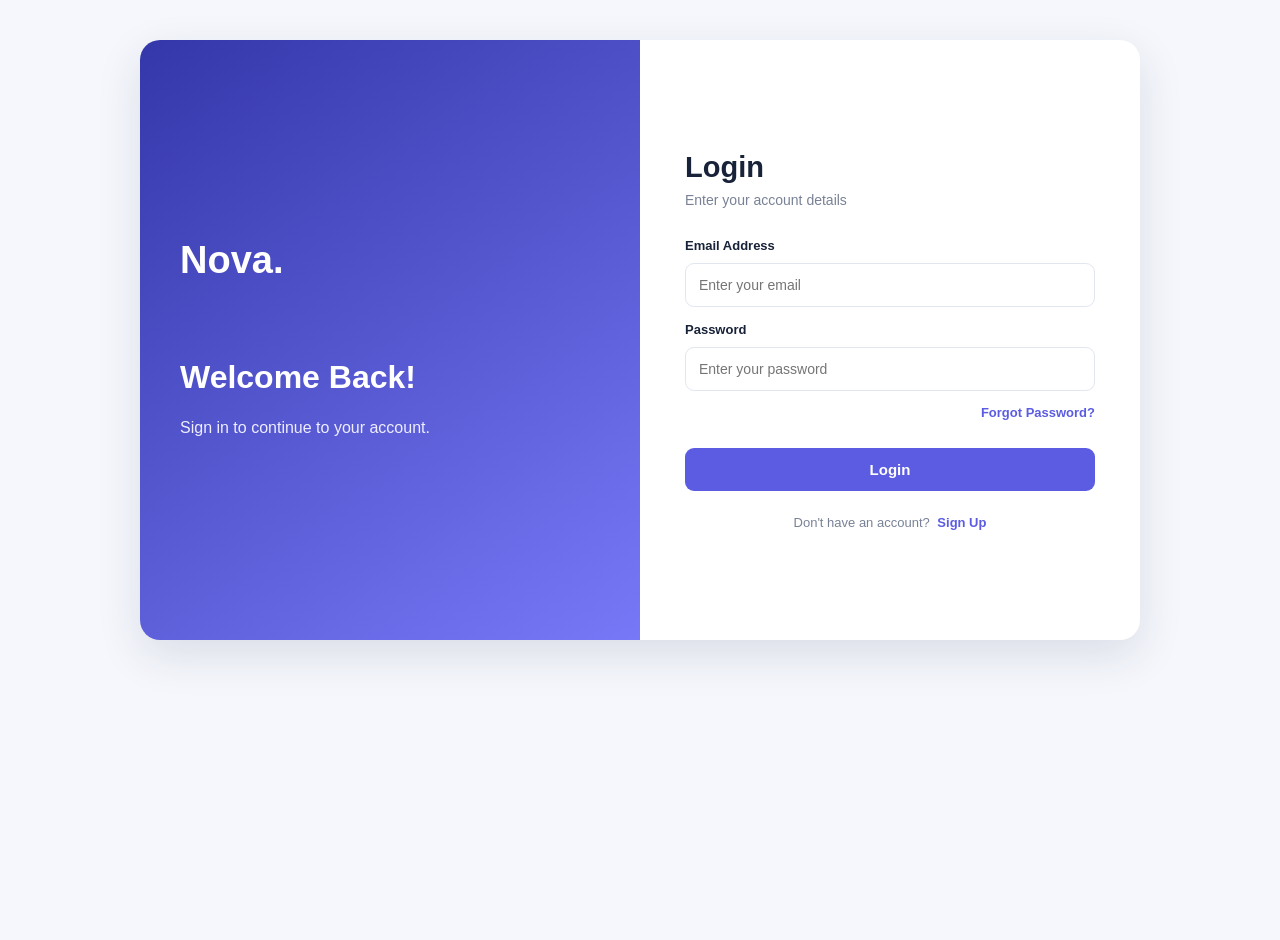
<file: index.html>
<!DOCTYPE html>
<html lang="en">
<head>
    <meta charset="UTF-8">
    <meta name="viewport" content="width=device-width, initial-scale=1.0">
    <title>Login Page</title>
    <link rel="stylesheet" href="style.css"> 
    <script src="script.js" defer></script>
</head>
<body>
    <div class="container">
        <div class="brand-panel">
            <h1>Nova.</h1>
            <h2>Welcome Back!</h2>
            <p>Sign in to continue to your account.</p>
            
        </div>

        <div class="form-panel">
            <h2>Login</h2>
            <p class="subtitle">Enter your account details</p>

            <div id="message" class="message"></div>

            <form id="loginForm">
                <label for="loginEmail">Email Address</label>
                <input type="email" id="loginEmail"
                       placeholder="Enter your email" required>

                <label for="loginPassword">Password</label>
                <input type="password" id="loginPassword"
                       placeholder="Enter your password" required>

                <div class="forgot">
                    <a href="forgot-password.html">Forgot Password?</a>
                </div>

                <button type="submit">Login</button>
            </form>

            <p class="bottom-text">
                Don't have an account?
                <a href="signup.html">Sign Up</a>
            </p>
        </div>
    </div>
</body>
</html>
</file>
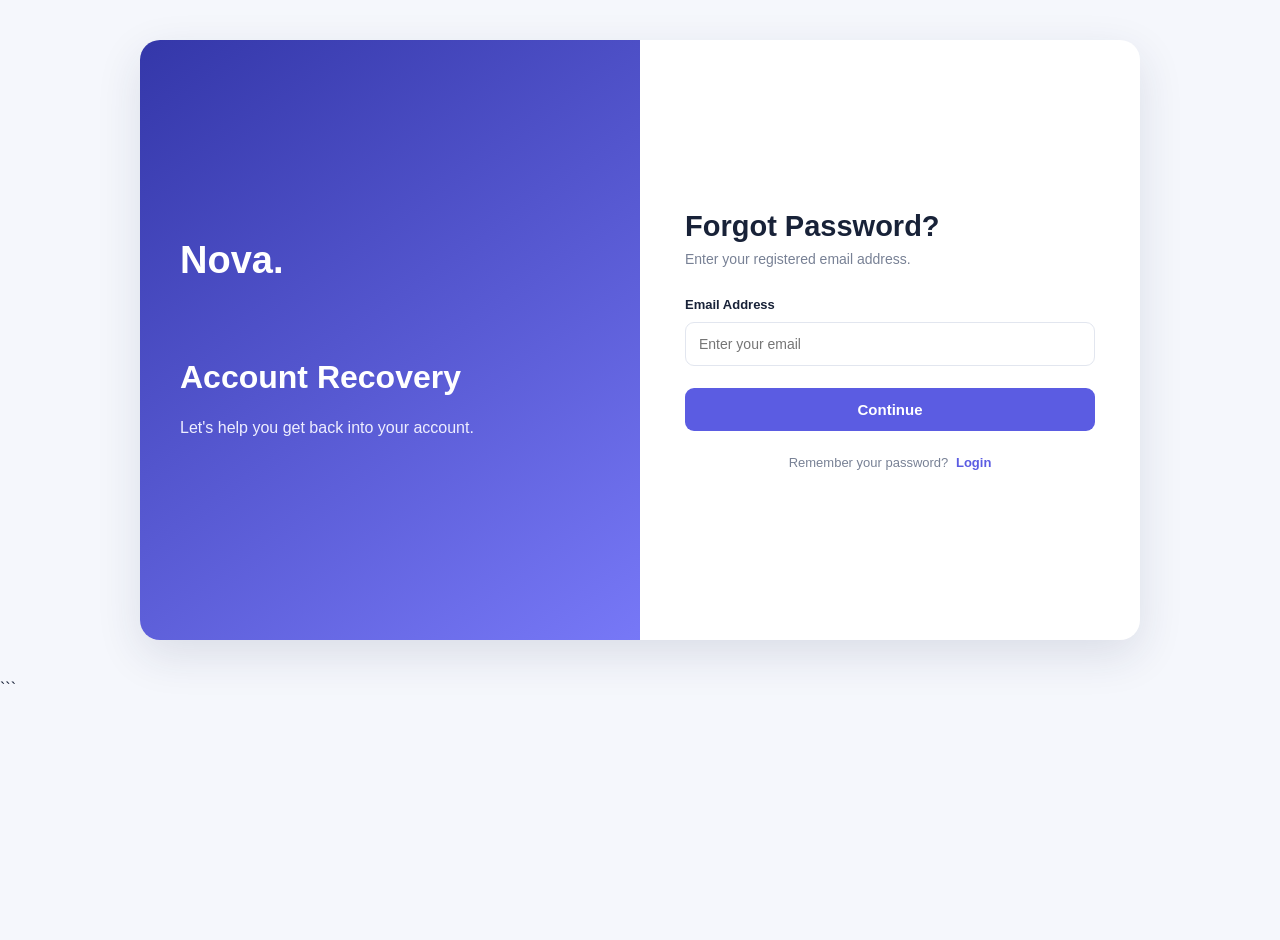
<file: forgot-password.html>
<!DOCTYPE html>
<html lang="en">
<head>
    <meta charset="UTF-8">
    <meta name="viewport" content="width=device-width, initial-scale=1.0">
    <title>Forgot Password</title>
    <link rel="stylesheet" href="style.css">
    <script src="script.js" defer></script>
</head>
<body>
    <div class="container">
        <div class="brand-panel">
            <h1>Nova.</h1>
            <h2>Account Recovery</h2>
            <p>Let's help you get back into your account.</p>
        </div>

        <div class="form-panel">
            <h2>Forgot Password?</h2>
            <p class="subtitle">
                Enter your registered email address.
            </p>

            <div id="message" class="message"></div>

            <form id="forgotForm">
                <label for="forgotEmail">Email Address</label>
                <input type="email" id="forgotEmail"
                       placeholder="Enter your email" required>

                <button type="submit">Continue</button>
            </form>

            <p class="bottom-text">
                Remember your password?
                <a href="index.html">Login</a>
            </p>
        </div>
    </div>
</body>
</html>
```
</file>
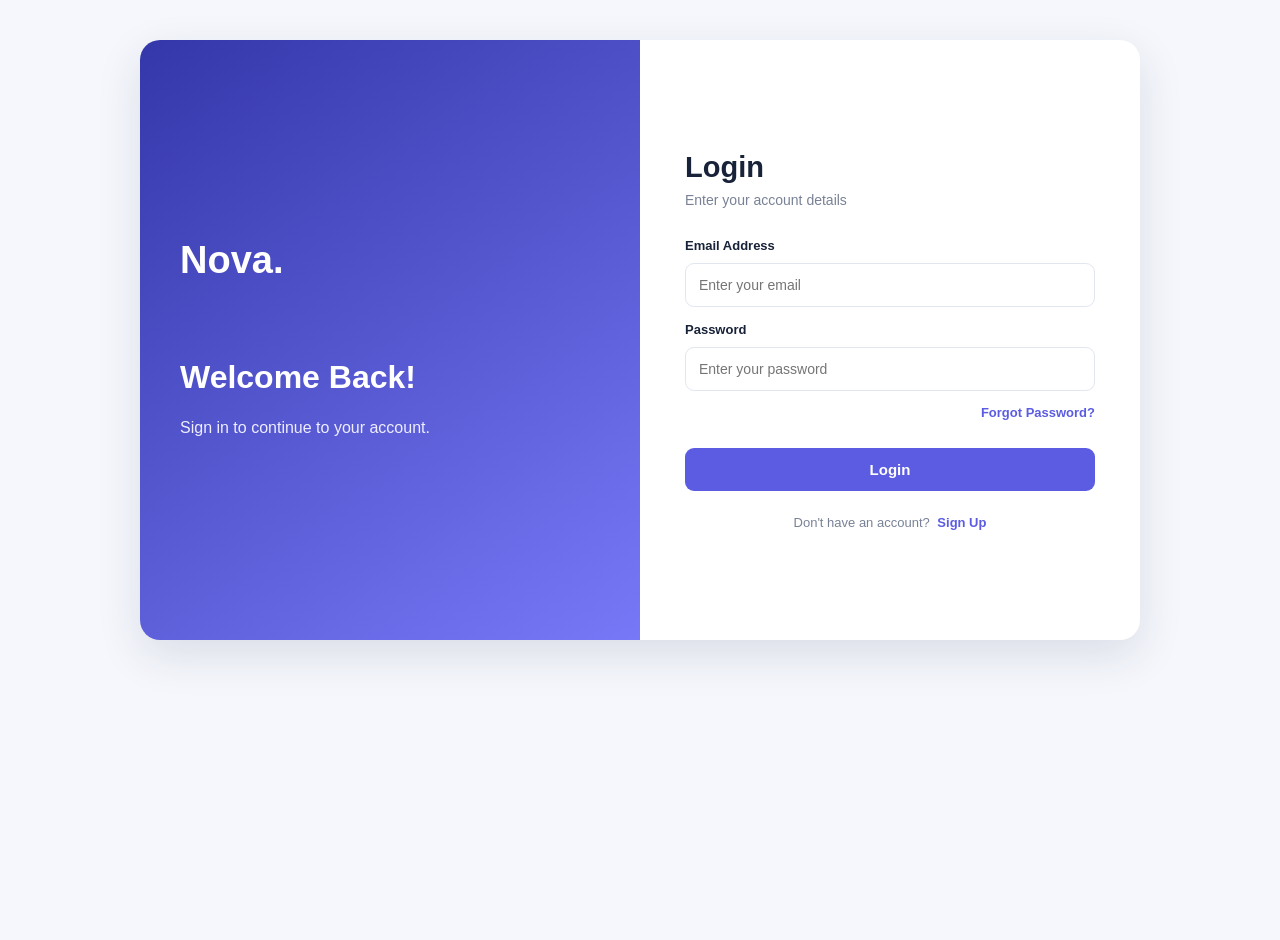
<file: home.html>
<!DOCTYPE html>
<html lang="en">
<head>
    <meta charset="UTF-8">
    <meta name="viewport" content="width=device-width, initial-scale=1.0">
    <title>Home Dashboard</title>
    <link rel="stylesheet" href="style.css">
    <script src="script.js" defer></script>
</head>
<body class="home-page">
    <header class="navbar">
        <h2>Nova.</h2>

        <div>
            <span id="userName">Welcome</span>
            <button id="logoutBtn" class="logout-btn">
                Logout
            </button>
        </div>
    </header>

    <main class="dashboard">
        <section class="welcome-card">
            <h1 id="welcomeTitle">Welcome to Nova!</h1>
            <p>You have successfully logged in.</p>
        </section>

        <h2 class="section-title">Your Dashboard</h2>

        <section class="cards">
            <div class="card">
                <div class="card-icon">📁</div>
                <h3>My Projects</h3>
                <p>Organize and manage your projects.</p>
            </div>

            <div class="card">
                <div class="card-icon">📊</div>
                <h3>Analytics</h3>
                <p>View your progress and performance.</p>
            </div>

            <div class="card">
                <div class="card-icon">⚙️</div>
                <h3>Settings</h3>
                <p>Customize your account preferences.</p>
            </div>
        </section>
    </main>

    <footer>
        Nova Dashboard | HTML, CSS and JavaScript
    </footer>
</body>
</html>
```
</file>
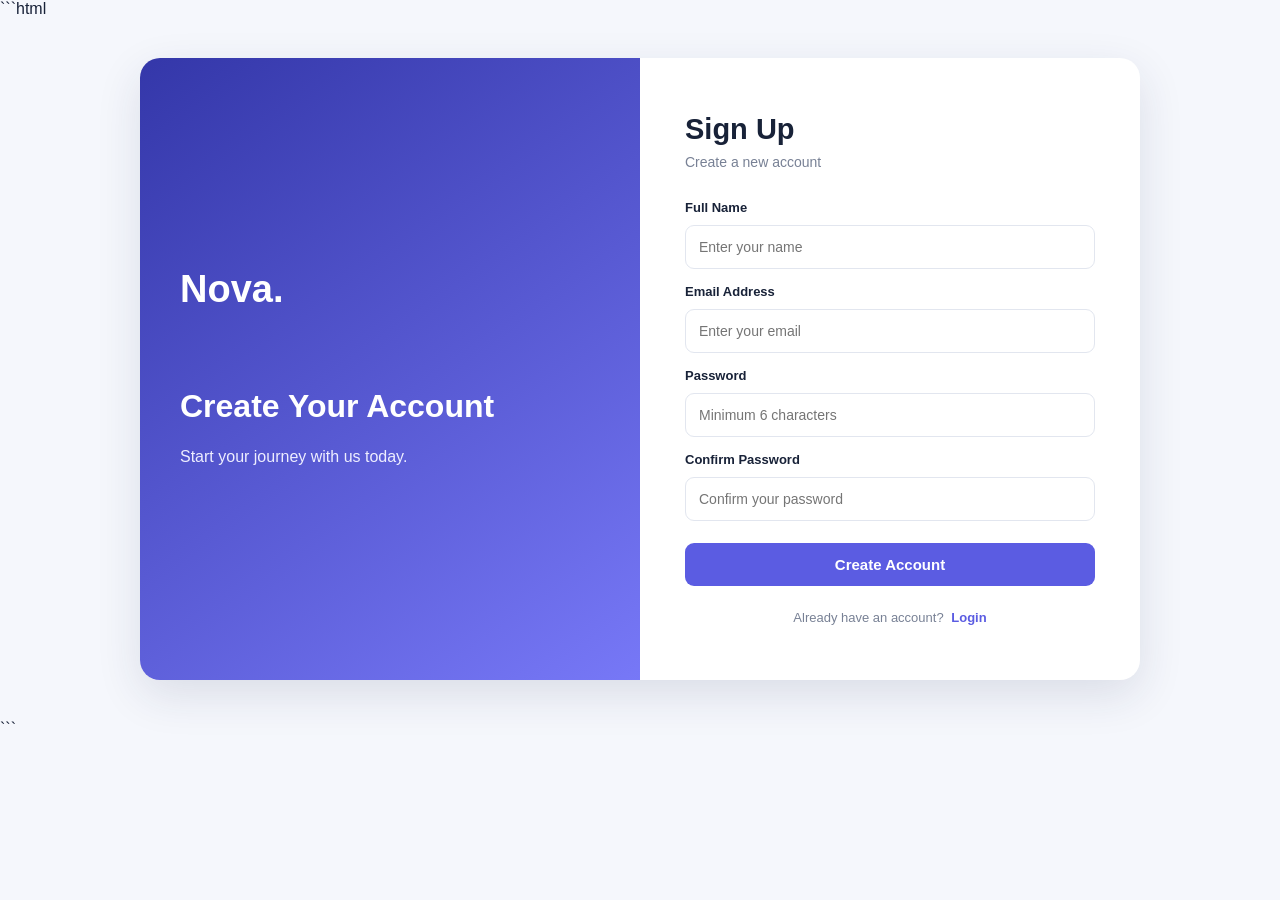
<file: signup.html>
```html
<!DOCTYPE html>
<html lang="en">
<head>
    <meta charset="UTF-8">
    <meta name="viewport" content="width=device-width, initial-scale=1.0">
    <title>Sign Up</title>
    <link rel="stylesheet" href="style.css">
    <script src="script.js" defer></script>
</head>
<body>
    <div class="container">
        <div class="brand-panel">
            <h1>Nova.</h1>
            <h2>Create Your Account</h2>
            <p>Start your journey with us today.</p>
        </div>

        <div class="form-panel">
            <h2>Sign Up</h2>
            <p class="subtitle">Create a new account</p>

            <div id="message" class="message"></div>

            <form id="signupForm">
                <label for="fullName">Full Name</label>
                <input type="text" id="fullName"
                       placeholder="Enter your name" required>

                <label for="signupEmail">Email Address</label>
                <input type="email" id="signupEmail"
                       placeholder="Enter your email" required>

                <label for="signupPassword">Password</label>
                <input type="password" id="signupPassword"
                       placeholder="Minimum 6 characters"
                       minlength="6" required>

                <label for="confirmPassword">Confirm Password</label>
                <input type="password" id="confirmPassword"
                       placeholder="Confirm your password"
                       minlength="6" required>

                <button type="submit">Create Account</button>
            </form>

            <p class="bottom-text">
                Already have an account?
                <a href="index.html">Login</a>
            </p>
        </div>
    </div>
</body>
</html>
```
</file>
<file: style.css>
* {
    margin: 0;
    padding: 0;
    box-sizing: border-box;
}

:root {
    --primary: #5b5ce2;
    --primary-dark: #4546c8;
    --text: #182238;
    --muted: #788195;
    --background: #f5f7fc;
    --border: #e2e6ef;
}

body {
    font-family: Arial, sans-serif;
    background: var(--background);
    color: var(--text);
    min-height: 100vh;
}

/* LOGIN, SIGNUP AND FORGOT PASSWORD */

.container {
    width: min(1000px, 92%);
    min-height: 600px;
    margin: 40px auto;
    background: white;
    display: grid;
    grid-template-columns: 1fr 1fr;
    border-radius: 20px;
    overflow: hidden;
    box-shadow: 0 15px 45px rgba(30, 40, 80, 0.12);
}

.brand-panel {
    background: linear-gradient(145deg, #3437a9, #7778f7);
    color: white;
    padding: 55px 40px;
    display: flex;
    flex-direction: column;
    justify-content: center;
}

.brand-panel h1 {
    font-size: 38px;
    margin-bottom: 75px;
}

.brand-panel h2 {
    font-size: 32px;
    line-height: 1.3;
    margin-bottom: 15px;
}

.brand-panel p {
    color: #eeeeff;
    line-height: 1.7;
}

.form-panel {
    padding: 55px 45px;
    display: flex;
    flex-direction: column;
    justify-content: center;
}

.form-panel h2 {
    font-size: 29px;
    margin-bottom: 8px;
}

.subtitle {
    color: var(--muted);
    font-size: 14px;
    margin-bottom: 25px;
}

form {
    display: flex;
    flex-direction: column;
    gap: 10px;
}

label {
    font-size: 13px;
    font-weight: bold;
    margin-top: 5px;
}

input {
    width: 100%;
    padding: 13px;
    border: 1px solid var(--border);
    border-radius: 9px;
    font-size: 14px;
    outline: none;
}

input:focus {
    border-color: var(--primary);
    box-shadow: 0 0 0 3px rgba(91, 92, 226, 0.12);
}

button {
    cursor: pointer;
    border: none;
    border-radius: 9px;
    padding: 13px;
    background: var(--primary);
    color: white;
    font-size: 15px;
    font-weight: bold;
    margin-top: 12px;
    transition: background 0.2s, transform 0.2s;
}

button:hover {
    background: var(--primary-dark);
    transform: translateY(-1px);
}

.forgot {
    text-align: right;
    margin: 2px 0 5px;
}

a {
    color: var(--primary);
    text-decoration: none;
    font-size: 13px;
    font-weight: bold;
}

a:hover {
    text-decoration: underline;
}

.bottom-text {
    text-align: center;
    margin-top: 24px;
    color: var(--muted);
    font-size: 13px;
}

.bottom-text a {
    margin-left: 4px;
}

.message {
    display: none;
    padding: 11px;
    margin-bottom: 12px;
    border-radius: 8px;
    font-size: 13px;
    overflow-wrap: anywhere;
}

.message.show {
    display: block;
}

.message.error {
    background: #fff0f0;
    color: #a52a2a;
}

.message.success {
    background: #e8f8ef;
    color: #176c48;
}

/* HOME PAGE */

.home-page {
    background: #f5f7fc;
}

.navbar {
    min-height: 75px;
    padding: 15px 5%;
    background: white;
    border-bottom: 1px solid var(--border);
    display: flex;
    align-items: center;
    justify-content: space-between;
    gap: 15px;
}

.navbar h2 {
    color: var(--primary);
    font-size: 27px;
}

.navbar div {
    display: flex;
    align-items: center;
    gap: 15px;
}

.navbar span {
    font-size: 14px;
    color: var(--muted);
}

.logout-btn {
    margin: 0;
    padding: 10px 16px;
}

.dashboard {
    width: min(1100px, 92%);
    margin: 35px auto;
}

.welcome-card {
    padding: 40px;
    border-radius: 18px;
    color: white;
    background: linear-gradient(110deg, #3437a9, #7778f7);
}

.welcome-card h1 {
    font-size: 32px;
    margin-bottom: 10px;
}

.welcome-card p {
    color: #eeeeff;
}

.section-title {
    font-size: 22px;
    margin: 35px 0 20px;
}

.cards {
    display: grid;
    grid-template-columns: repeat(3, 1fr);
    gap: 20px;
}

.card {
    background: white;
    border: 1px solid var(--border);
    padding: 25px;
    border-radius: 15px;
    transition: transform 0.2s, box-shadow 0.2s;
}

.card:hover {
    transform: translateY(-4px);
    box-shadow: 0 10px 25px rgba(30, 40, 80, 0.08);
}

.card-icon {
    font-size: 30px;
    margin-bottom: 15px;
}

.card h3 {
    margin-bottom: 10px;
}

.card p {
    color: var(--muted);
    line-height: 1.6;
    font-size: 14px;
}

footer {
    text-align: center;
    color: var(--muted);
    padding: 25px 15px;
    font-size: 12px;
}

/* MOBILE RESPONSIVE DESIGN */

@media (max-width: 700px) {
    .container {
        grid-template-columns: 1fr;
        margin: 20px auto;
    }

    .brand-panel {
        padding: 25px;
    }

    .brand-panel h1 {
        margin-bottom: 25px;
        font-size: 30px;
    }

    .brand-panel h2 {
        font-size: 24px;
    }

    .form-panel {
        padding: 30px 24px;
    }

    .cards {
        grid-template-columns: 1fr;
    }

    .welcome-card {
        padding: 28px 22px;
    }

    .welcome-card h1 {
        font-size: 25px;
    }

    .navbar {
        padding: 15px 4%;
    }

    .navbar h2 {
        font-size: 23px;
    }

    .navbar span {
        display: none;
    }
}
</file>
